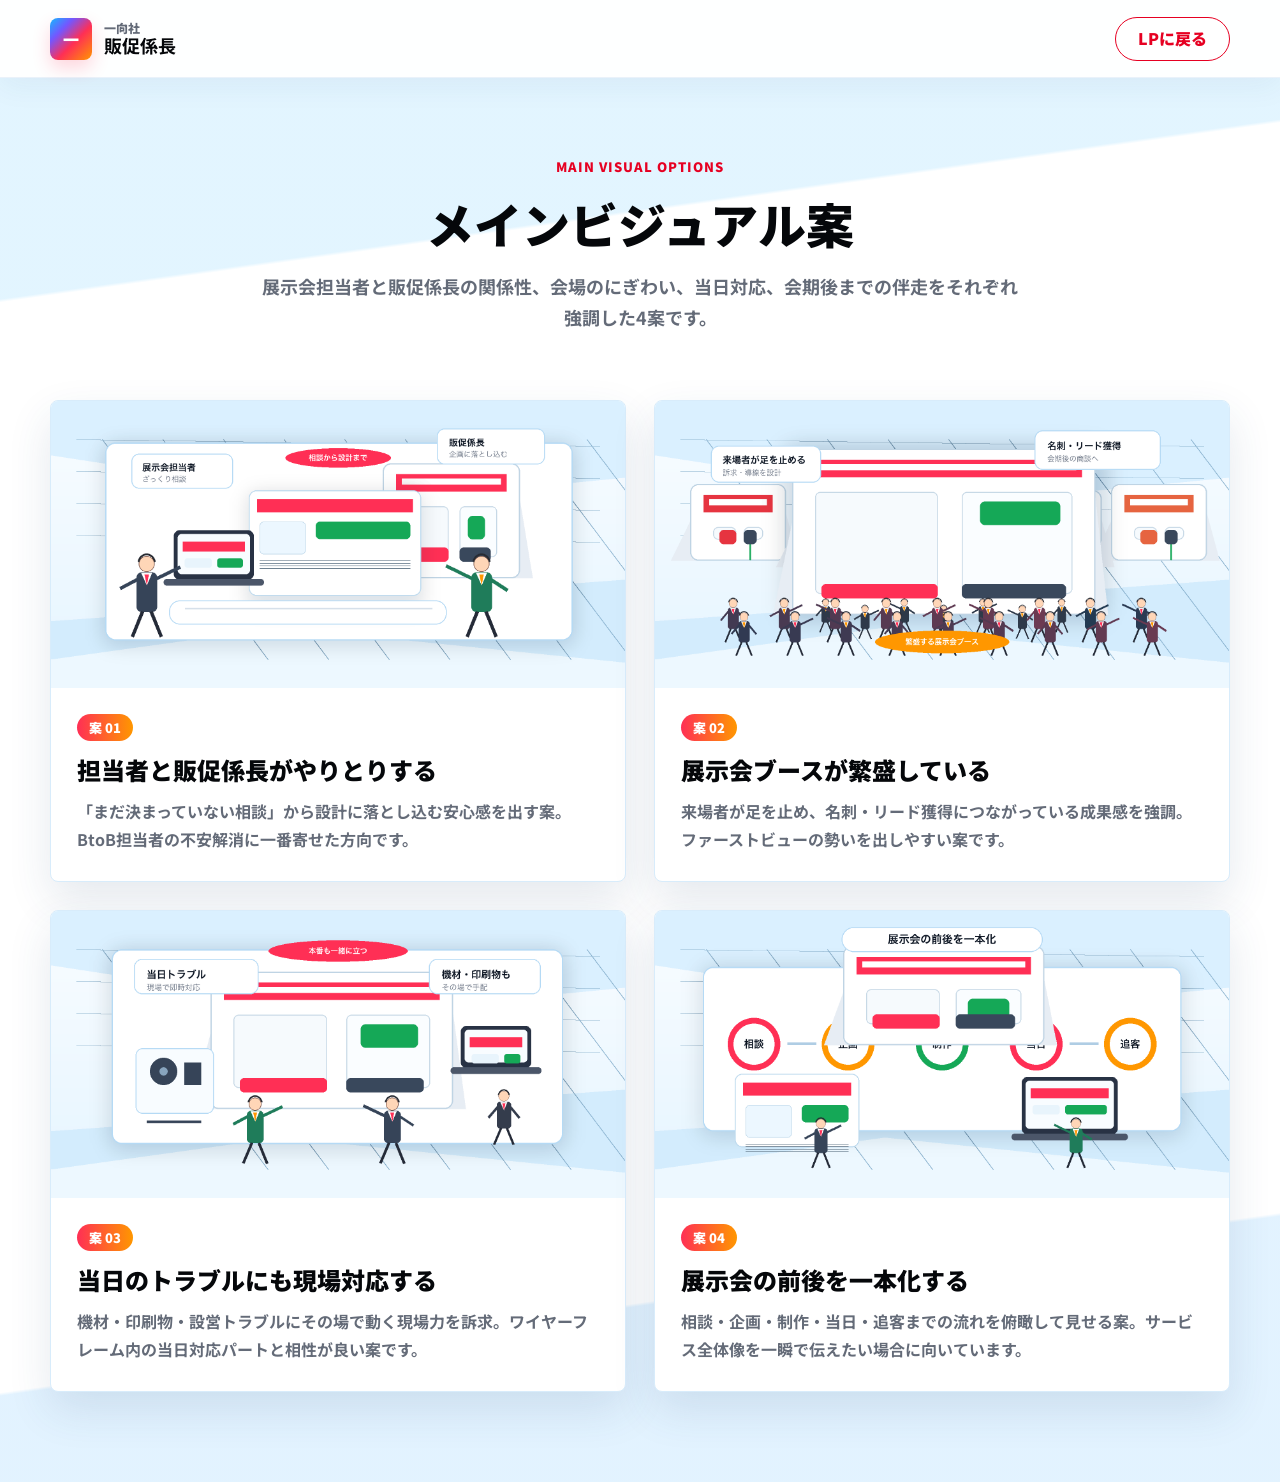
<file: main-visual-options.html>
<!doctype html>
<html lang="ja">
  <head>
    <meta charset="utf-8">
    <meta name="viewport" content="width=device-width, initial-scale=1">
    <title>メインビジュアル案 | 展示会まるごとサポート</title>
    <link rel="preconnect" href="https://fonts.googleapis.com">
    <link rel="preconnect" href="https://fonts.gstatic.com" crossorigin>
    <link href="https://fonts.googleapis.com/css2?family=Noto+Sans+JP:wght@400;500;700;900&display=swap" rel="stylesheet">
    <link rel="stylesheet" href="./visual-options.css">
  </head>
  <body>
    <header class="option-header">
      <a class="brand" href="./index.html">
        <span class="brand-mark">一</span>
        <span>
          <span>一向社</span>
          <strong>販促係長</strong>
        </span>
      </a>
      <a class="back-link" href="./index.html">LPに戻る</a>
    </header>

    <main>
      <section class="option-hero">
        <p class="eyebrow">Main visual options</p>
        <h1>メインビジュアル案</h1>
        <p>展示会担当者と販促係長の関係性、会場のにぎわい、当日対応、会期後までの伴走をそれぞれ強調した4案です。</p>
      </section>

      <section class="options-grid" aria-label="メインビジュアル案一覧">
        <article class="option-card">
          <img src="./assets/hero-option-01-consulting.png" alt="展示会担当者と販促係長が相談しながらブース設計を進めるメインビジュアル案">
          <div class="option-body">
            <span class="option-num">案 01</span>
            <h2>担当者と販促係長がやりとりする</h2>
            <p>「まだ決まっていない相談」から設計に落とし込む安心感を出す案。BtoB担当者の不安解消に一番寄せた方向です。</p>
          </div>
        </article>

        <article class="option-card">
          <img src="./assets/hero-option-02-busy-booth.png" alt="展示会ブースに来場者が集まり繁盛しているメインビジュアル案">
          <div class="option-body">
            <span class="option-num">案 02</span>
            <h2>展示会ブースが繁盛している</h2>
            <p>来場者が足を止め、名刺・リード獲得につながっている成果感を強調。ファーストビューの勢いを出しやすい案です。</p>
          </div>
        </article>

        <article class="option-card">
          <img src="./assets/hero-option-03-on-site-support.png" alt="展示会当日のトラブルに販促係長が現場で対応するメインビジュアル案">
          <div class="option-body">
            <span class="option-num">案 03</span>
            <h2>当日のトラブルにも現場対応する</h2>
            <p>機材・印刷物・設営トラブルにその場で動く現場力を訴求。ワイヤーフレーム内の当日対応パートと相性が良い案です。</p>
          </div>
        </article>

        <article class="option-card">
          <img src="./assets/hero-option-04-end-to-end.png" alt="相談から企画、制作、当日対応、追客までを一本化するメインビジュアル案">
          <div class="option-body">
            <span class="option-num">案 04</span>
            <h2>展示会の前後を一本化する</h2>
            <p>相談・企画・制作・当日・追客までの流れを俯瞰して見せる案。サービス全体像を一瞬で伝えたい場合に向いています。</p>
          </div>
        </article>
      </section>
    </main>
  </body>
</html>
</file>
<file: visual-options.css>
:root {
  --red: #ff2f55;
  --red-dark: #e60022;
  --orange: #ff9700;
  --ink: #05070a;
  --muted: #646b78;
  --line: #d8ecfb;
  --blue-pale: #f5fbff;
  --shadow: 0 18px 44px rgba(43, 78, 114, 0.12);
}

* {
  box-sizing: border-box;
}

body {
  margin: 0;
  color: var(--ink);
  font-family: "Noto Sans JP", "Hiragino Sans", "Yu Gothic", "Meiryo", system-ui, sans-serif;
  line-height: 1.75;
  background:
    linear-gradient(172deg, rgba(224, 244, 255, 0.92) 0 18%, rgba(255, 255, 255, 0) 18.2%),
    linear-gradient(352deg, rgba(220, 240, 255, 0.82) 0 16%, rgba(255, 255, 255, 0) 16.2%),
    #fff;
}

a {
  color: inherit;
  text-decoration: none;
}

img {
  display: block;
  max-width: 100%;
}

.option-header {
  position: sticky;
  top: 0;
  z-index: 10;
  display: flex;
  align-items: center;
  justify-content: space-between;
  gap: 20px;
  min-height: 78px;
  padding: 14px max(24px, calc((100% - 1180px) / 2));
  background: rgba(255, 255, 255, 0.94);
  border-bottom: 1px solid rgba(90, 150, 210, 0.12);
  box-shadow: 0 8px 30px rgba(28, 76, 120, 0.06);
  backdrop-filter: blur(16px);
}

.brand {
  display: inline-flex;
  align-items: center;
  gap: 12px;
  font-weight: 900;
}

.brand-mark {
  display: grid;
  width: 42px;
  height: 42px;
  place-items: center;
  color: #fff;
  background: linear-gradient(135deg, #14b8ff 0%, #7357ff 28%, var(--red) 58%, var(--orange) 100%);
  border-radius: 8px;
  box-shadow: 0 8px 18px rgba(255, 47, 85, 0.2);
}

.brand span span {
  display: block;
  color: var(--muted);
  font-size: 12px;
  line-height: 1.2;
}

.brand strong {
  display: block;
  font-size: 18px;
  line-height: 1.2;
}

.back-link {
  display: inline-flex;
  align-items: center;
  justify-content: center;
  min-height: 44px;
  padding: 10px 22px;
  color: var(--red-dark);
  font-weight: 900;
  line-height: 1.2;
  border: 1px solid var(--red-dark);
  border-radius: 999px;
  background: #fff;
}

.option-hero {
  width: min(980px, calc(100% - 40px));
  margin: 0 auto;
  padding: 78px 0 42px;
  text-align: center;
}

.eyebrow {
  margin: 0 0 14px;
  color: var(--red-dark);
  font-size: 13px;
  font-weight: 900;
  letter-spacing: 0.08em;
  text-transform: uppercase;
}

h1 {
  margin: 0 0 18px;
  font-size: 48px;
  line-height: 1.25;
  font-weight: 900;
}

.option-hero p:not(.eyebrow) {
  max-width: 760px;
  margin: 0 auto;
  color: var(--muted);
  font-size: 18px;
  font-weight: 700;
}

.options-grid {
  display: grid;
  width: min(1180px, calc(100% - 40px));
  grid-template-columns: repeat(2, minmax(0, 1fr));
  gap: 28px;
  margin: 0 auto;
  padding: 24px 0 90px;
}

.option-card {
  overflow: hidden;
  background: #fff;
  border: 1px solid var(--line);
  border-radius: 8px;
  box-shadow: var(--shadow);
}

.option-card img {
  width: 100%;
  aspect-ratio: 16 / 8;
  object-fit: cover;
  background: var(--blue-pale);
}

.option-body {
  padding: 24px 26px 28px;
}

.option-num {
  display: inline-flex;
  margin-bottom: 12px;
  padding: 4px 12px;
  color: #fff;
  font-size: 13px;
  font-weight: 900;
  line-height: 1.5;
  background: linear-gradient(90deg, var(--red), var(--orange));
  border-radius: 999px;
}

h2 {
  margin: 0 0 10px;
  font-size: 24px;
  line-height: 1.4;
  font-weight: 900;
}

.option-body p {
  margin: 0;
  color: var(--muted);
  font-weight: 700;
}

@media (max-width: 800px) {
  .option-header {
    min-height: 68px;
    padding: 12px 16px;
  }

  .options-grid {
    grid-template-columns: 1fr;
  }

  h1 {
    font-size: 34px;
  }
}
</file>
